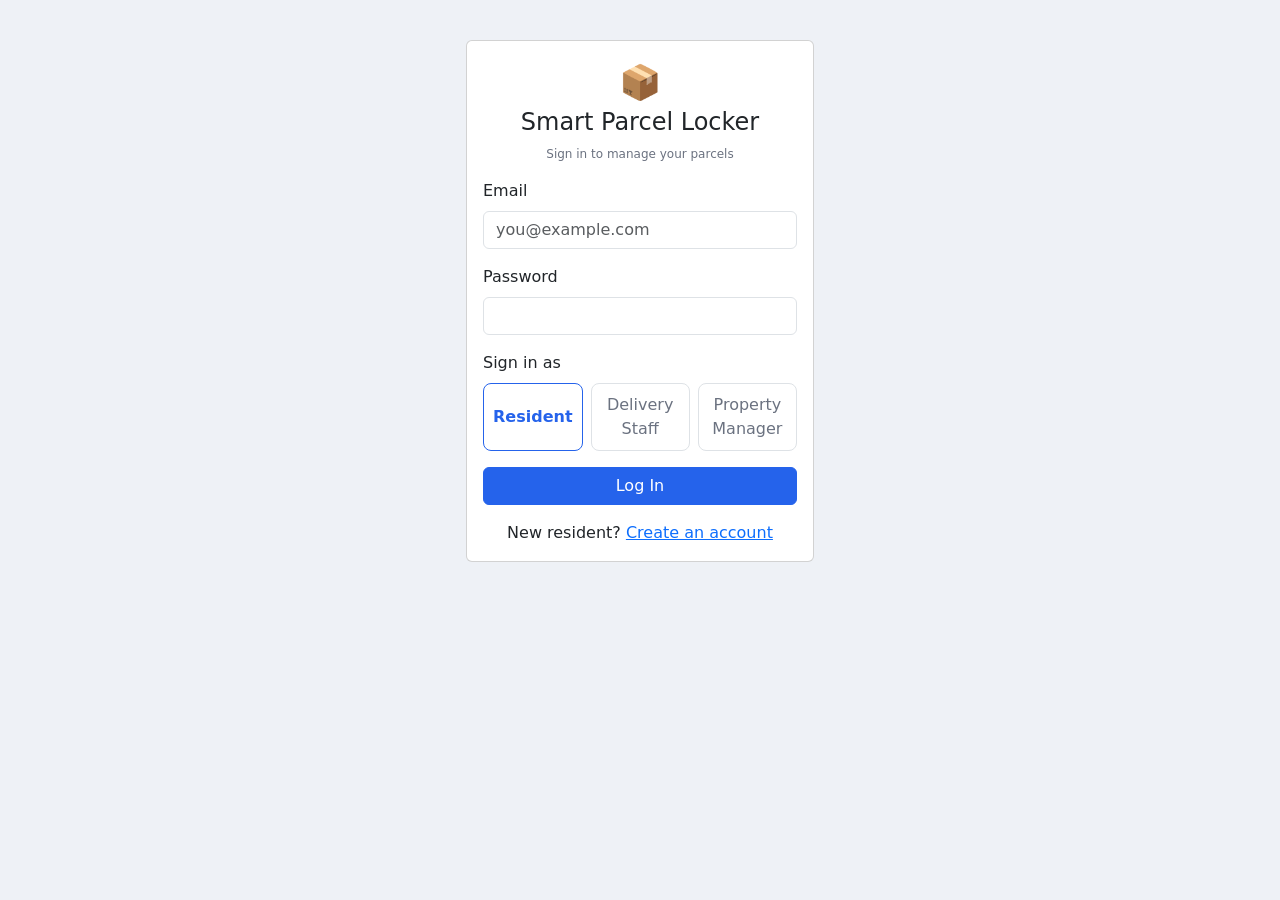
<file: index.html>
<!DOCTYPE html>
<html lang="en">
<head>
    <meta charset="UTF-8">
    <meta name="viewport" content="width=device-width, initial-scale=1.0">
    <title>Smart Parcel Locker — Sign in</title>
    <link href="https://cdn.jsdelivr.net/npm/bootstrap@5.3.3/dist/css/bootstrap.min.css" rel="stylesheet">
    <link rel="stylesheet" href="css/styles.css">
</head>
<body>
    <div class="auth">
        <div class="card">
            <div class="card-body">
                <div class="text-center">
                    <div class="logo">📦</div>
                    <h1 class="h4">Smart Parcel Locker</h1>
                    <p class="sub">Sign in to manage your parcels</p>
                </div>

                <!-- sign-in form -->
                <form id="login-form">
                    <label class="form-label">Email</label>
                    <input class="form-control" type="email" id="email" placeholder="you@example.com">

                    <label class="form-label mt-3">Password</label>
                    <input class="form-control" type="password" id="password">

                    <!-- role selector -->
                    <label class="form-label mt-3">Sign in as</label>
                    <div class="seg" id="role-seg">
                        <button type="button" data-role="RESIDENT" class="active">Resident</button>
                        <button type="button" data-role="DELIVERY_STAFF">Delivery Staff</button>
                        <button type="button" data-role="PROPERTY_MANAGER">Property Manager</button>
                    </div>

                    <button class="btn btn-primary w-100 mt-3" type="submit" id="login-btn">Log In</button>
                    <p class="text-danger text-center mt-2 hidden" id="login-msg"></p>
                </form>

                <p class="text-center mt-3 mb-0">New resident? <a href="register.html">Create an account</a></p>
            </div>
        </div>
    </div>

    <script src="https://code.jquery.com/jquery-3.7.1.min.js"></script>
    <script src="js/app.js"></script>
    <script src="js/login.js"></script>
</body>
</html>
</file>
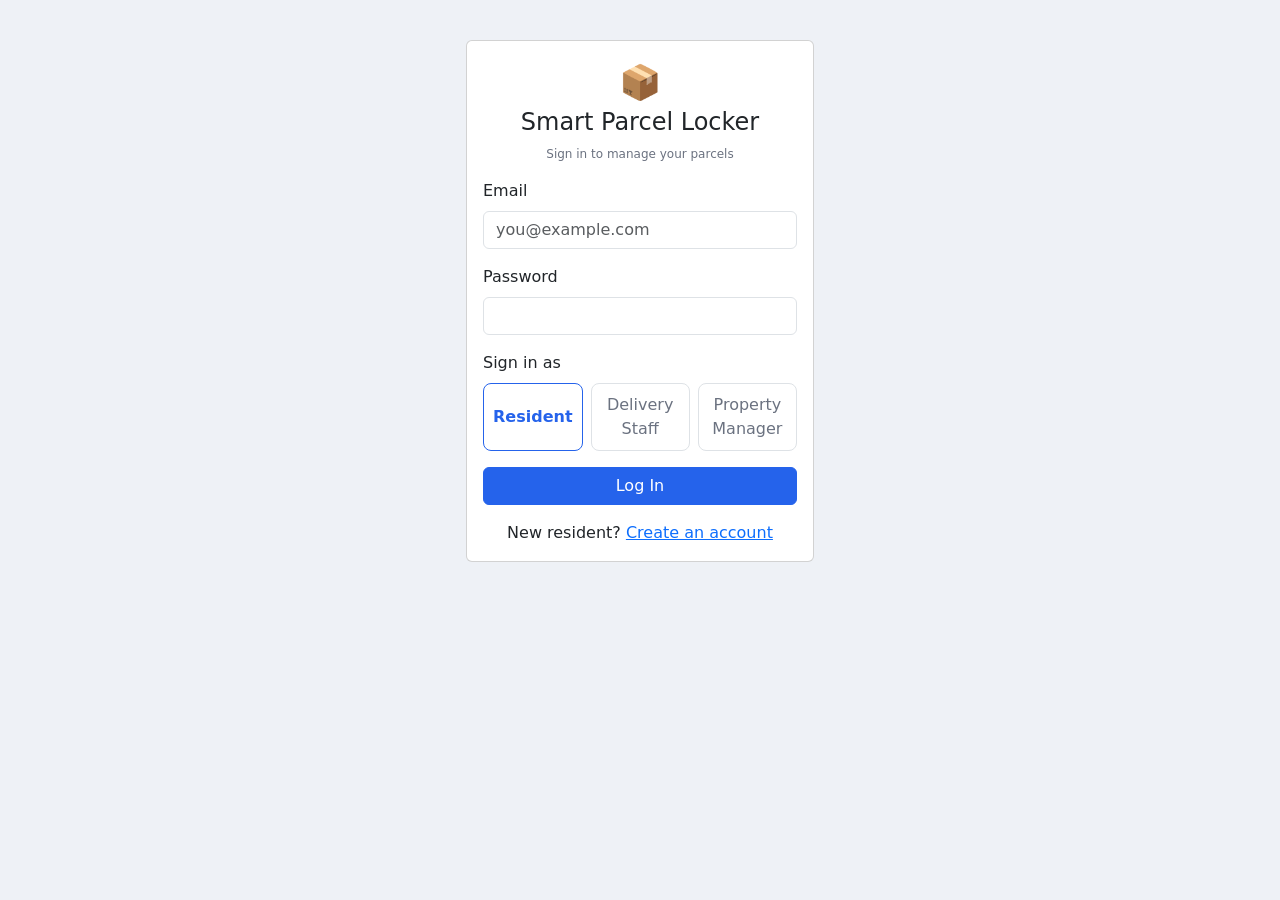
<file: courier-parcels.html>
<!DOCTYPE html>
<html lang="en">
<head>
    <meta charset="UTF-8">
    <meta name="viewport" content="width=device-width, initial-scale=1.0">
    <title>Smart Parcel Locker — Pickups</title>
    <link href="https://cdn.jsdelivr.net/npm/bootstrap@5.3.3/dist/css/bootstrap.min.css" rel="stylesheet">
    <link rel="stylesheet" href="css/styles.css">
</head>
<body>
    <!-- top nav bar -->
    <div class="d-flex justify-content-between align-items-center bg-white border-bottom p-3">
        <a class="brand text-decoration-none text-dark" href="home.html">📦 Smart Parcel Locker</a>
        <button class="btn btn-light btn-sm" id="logout-btn">Log Out</button>
    </div>

    <div class="page">
        <h1 class="h3">Parcels to Pick Up</h1>
        <p class="text-muted">Parcels assigned to you, waiting in lockers</p>

        <!-- parcel list -->
        <div id="parcel-list"></div>
        <p class="text-danger hidden" id="parcel-msg"></p>
        <p class="text-muted small mt-3">Go to the locker machine and choose "Collect a Parcel" to pick these up.</p>
    </div>

    <script src="https://code.jquery.com/jquery-3.7.1.min.js"></script>
    <script src="js/app.js"></script>
    <script src="js/courier-parcels.js"></script>
</body>
</html>
</file>
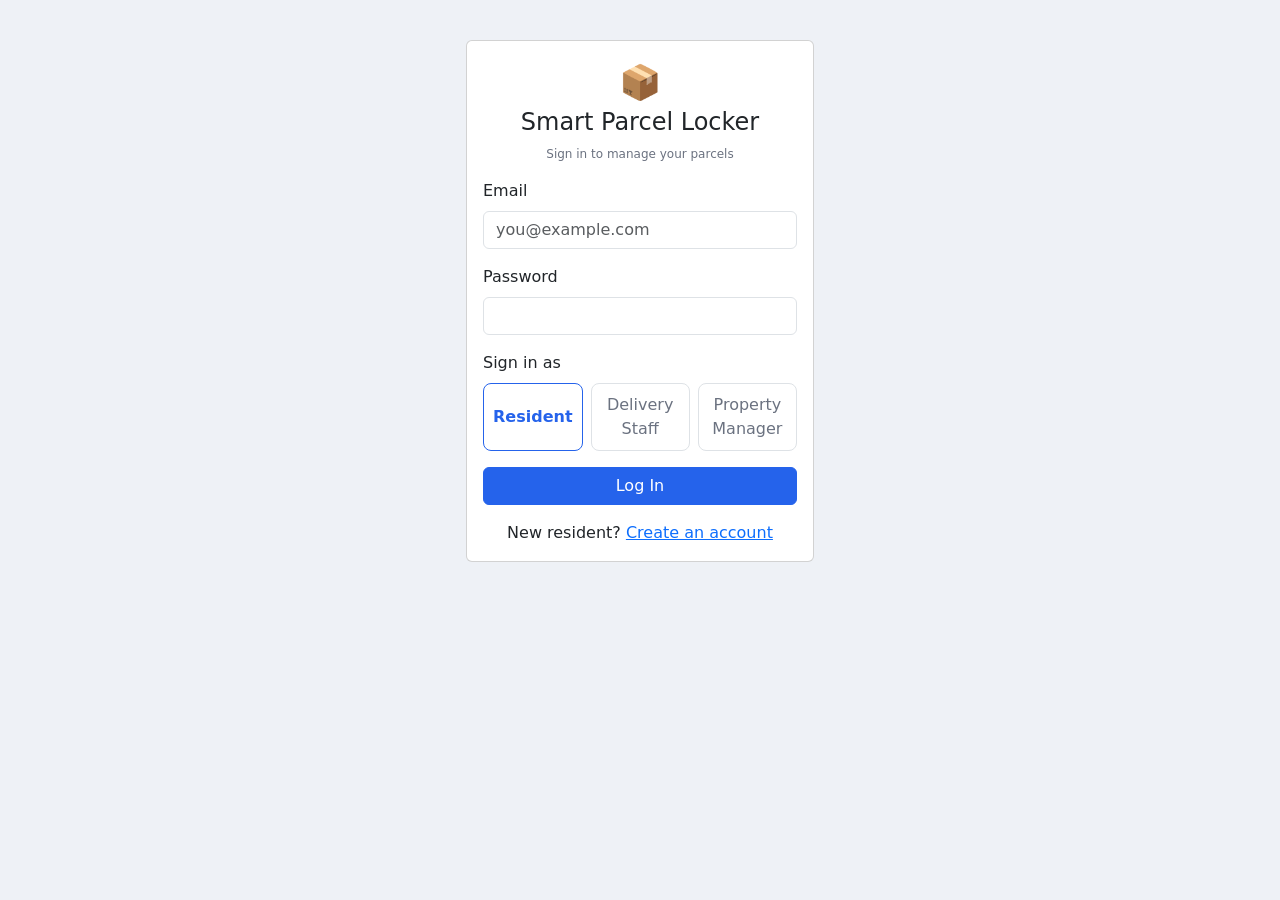
<file: group.html>
<!DOCTYPE html>
<html lang="en">
<head>
    <meta charset="UTF-8">
    <meta name="viewport" content="width=device-width, initial-scale=1.0">
    <title>Smart Parcel Locker — My Group</title>
    <link href="https://cdn.jsdelivr.net/npm/bootstrap@5.3.3/dist/css/bootstrap.min.css" rel="stylesheet">
    <link rel="stylesheet" href="css/styles.css">
</head>
<body>
    <!-- top nav -->
    <div class="d-flex justify-content-between align-items-center bg-white border-bottom p-3">
        <a class="brand text-decoration-none text-dark" href="home.html">📦 Smart Parcel Locker</a>
        <div class="d-flex align-items-center gap-2">
            <a class="btn btn-sm btn-light" href="my-parcels.html">My Parcels</a>
            <a class="btn btn-sm btn-light" href="manage.html">Send a Parcel</a>
            <a class="btn btn-sm btn-primary" href="group.html">Group</a>
            <button class="btn btn-light btn-sm" id="logout-btn">Log Out</button>
        </div>
    </div>

    <div class="page" style="max-width:1000px;">
        <h1 class="h3">My Group</h1>
        <p class="text-muted" id="group-subtitle">Invite family or flatmates to collect parcels on your behalf — group members get your collection codes automatically.</p>

        <div class="row g-4">
            <!-- invite member form -->
            <div class="col-lg-6" id="invite-col">
                <div class="card"><div class="card-body">
                    <h2 class="h5">Invite a Member</h2>
                    <p class="text-muted small">Add people to your collection-code group.</p>

                    <label class="form-label mt-2">Group name</label>
                    <input class="form-control" type="text" id="group-name" placeholder="e.g. Connor Household">

                    <label class="form-label mt-3">Invite by email</label>
                    <input class="form-control" type="email" id="invite-email" placeholder="flatmate@example.com">

                    <button class="btn btn-primary w-100 mt-3" id="invite-btn">Send Invite</button>
                    <p class="text-muted small text-center mt-2">Members need an account; they'll see your collection codes.</p>
                    <p class="text-center hidden mt-2" id="group-msg"></p>
                </div></div>
            </div>

            <!-- group members list -->
            <div class="col-lg-6" id="members-col">
                <div class="card"><div class="card-body">
                    <h2 class="h5">Group Members (<span id="member-count">0</span>)</h2>
                    <p class="text-muted small">People who can collect your parcels.</p>
                    <div id="member-list"></div>
                </div></div>
            </div>
        </div>
    </div>

    <script src="https://code.jquery.com/jquery-3.7.1.min.js"></script>
    <script src="js/app.js"></script>
    <script src="js/group.js"></script>
</body>
</html>
</file>
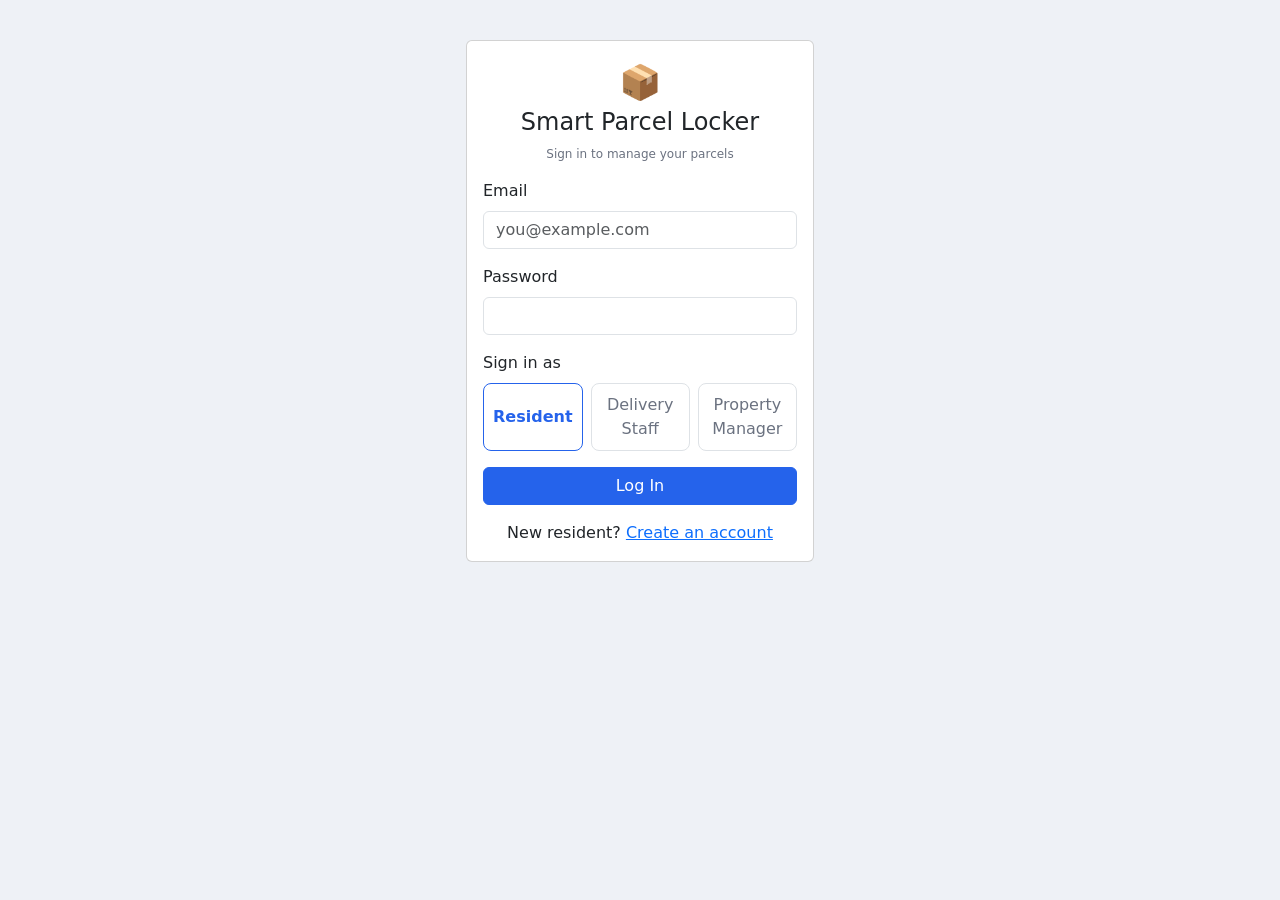
<file: home.html>
<!DOCTYPE html>
<html lang="en">
<head>
    <meta charset="UTF-8">
    <meta name="viewport" content="width=device-width, initial-scale=1.0">
    <title>Smart Parcel Locker — Home</title>
    <link href="https://cdn.jsdelivr.net/npm/bootstrap@5.3.3/dist/css/bootstrap.min.css" rel="stylesheet">
    <link rel="stylesheet" href="css/styles.css">
</head>
<body>
    <!-- top bar with logout -->
    <div class="d-flex justify-content-between align-items-center bg-white border-bottom p-3">
        <div class="brand">📦 Smart Parcel Locker</div>
        <button class="btn btn-light btn-sm" id="logout-btn">Log Out</button>
    </div>

    <!-- welcome header and role badge -->
    <div class="page">
        <h1 class="h3" id="hello">Welcome</h1>
        <div class="text-primary fw-semibold" id="role-badge"></div>

        <!-- staff: store a parcel tile -->
        <div class="card mt-3 hidden" id="staff-tile">
            <div class="card-body">
                <h3 class="h5">Store a parcel</h3>
                <p class="text-muted small">Register an incoming parcel, assign a locker and generate a collection code.</p>
                <a class="btn btn-primary" href="store-parcel.html">Store a Parcel</a>
            </div>
        </div>

        <!-- courier: pickups tile -->
        <div class="card mt-3 hidden" id="courier-tile">
            <div class="card-body">
                <h3 class="h5">Parcels to pick up</h3>
                <p class="text-muted small">View outbound parcels assigned to you, waiting in lockers.</p>
                <a class="btn btn-primary" href="courier-parcels.html">View Pickups</a>
            </div>
        </div>

        <!-- manager: locker status tile -->
        <div class="card mt-3 hidden" id="manager-tile">
            <div class="card-body">
                <h3 class="h5">Locker Status</h3>
                <p class="text-muted small">View all lockers in the building and their status.</p>
                <a class="btn btn-primary" href="locker-status.html">View Locker Status</a>
            </div>
        </div>

        <!-- resident: parcels, send, group tiles -->
        <div class="row g-3 mt-3 hidden" id="resident-tiles">
            <div class="col-md-6">
                <div class="card">
                    <div class="card-body">
                        <h3 class="h5">My Parcels</h3>
                        <p class="text-muted small">View your incoming parcels and collection codes.</p>
                        <a class="btn btn-primary" href="my-parcels.html">View My Parcels</a>
                    </div>
                </div>
            </div>
            <div class="col-md-6">
                <div class="card">
                    <div class="card-body">
                        <h3 class="h5">Send a Parcel</h3>
                        <p class="text-muted small">Reserve a locker to send or return a parcel.</p>
                        <a class="btn btn-primary" href="manage.html">Send a Parcel</a>
                    </div>
                </div>
            </div>
            <div class="col-md-6">
                <div class="card">
                    <div class="card-body">
                        <h3 class="h5">My Group</h3>
                        <p class="text-muted small">Invite family or flatmates to share your collection codes.</p>
                        <a class="btn btn-primary" href="group.html">Manage Group</a>
                    </div>
                </div>
            </div>
        </div>
    </div>

    <script src="https://code.jquery.com/jquery-3.7.1.min.js"></script>
    <script src="js/app.js"></script>
    <script src="js/home.js"></script>
</body>
</html>
</file>
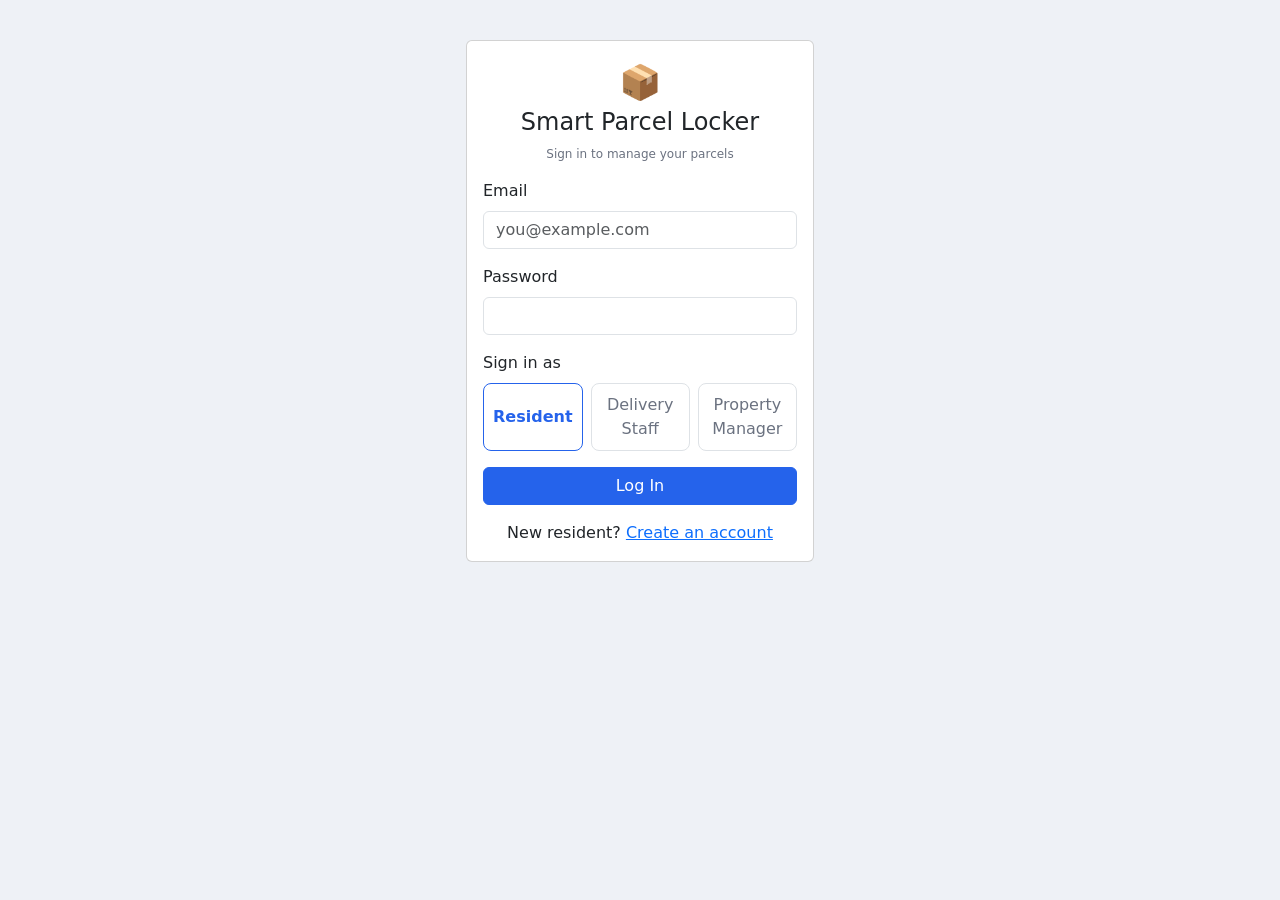
<file: locker-status.html>
<!DOCTYPE html>
<html lang="en">
<head>
    <meta charset="UTF-8">
    <meta name="viewport" content="width=device-width, initial-scale=1.0">
    <title>Smart Parcel Locker — Locker Status</title>
    <link href="https://cdn.jsdelivr.net/npm/bootstrap@5.3.3/dist/css/bootstrap.min.css" rel="stylesheet">
    <link rel="stylesheet" href="css/styles.css">
</head>
<body>
    <!-- top nav bar -->
    <div class="d-flex justify-content-between align-items-center bg-white border-bottom p-3">
        <a class="brand text-decoration-none text-dark" href="home.html">📦 Smart Parcel Locker</a>
        <div class="d-flex align-items-center gap-2">
            <a class="btn btn-sm btn-primary" href="locker-status.html">Locker Status</a>
            <button class="btn btn-light btn-sm" id="logout-btn">Log Out</button>
        </div>
    </div>

    <div class="page" style="max-width:1040px;">
        <h1 class="h3">Locker Status</h1>
        <p class="text-muted" id="subtitle">Live overview of all lockers</p>

        <!-- status summary tiles -->
        <div class="row g-3" id="stat-row"></div>

        <!-- status color legend -->
        <div class="lk-legend mt-3">
            <span><i class="lk-dot lk-occupied"></i> Occupied</span>
            <span><i class="lk-dot lk-available"></i> Available</span>
            <span><i class="lk-dot lk-reserved"></i> Reserved</span>
            <span><i class="lk-dot lk-oos"></i> Out of service</span>
        </div>

        <!-- locker grid -->
        <div class="lk-grid mt-3" id="locker-grid"></div>
        <p class="text-danger hidden" id="lk-msg"></p>
    </div>

    <script src="https://code.jquery.com/jquery-3.7.1.min.js"></script>
    <script src="js/app.js"></script>
    <script src="js/locker-status.js"></script>
</body>
</html>
</file>
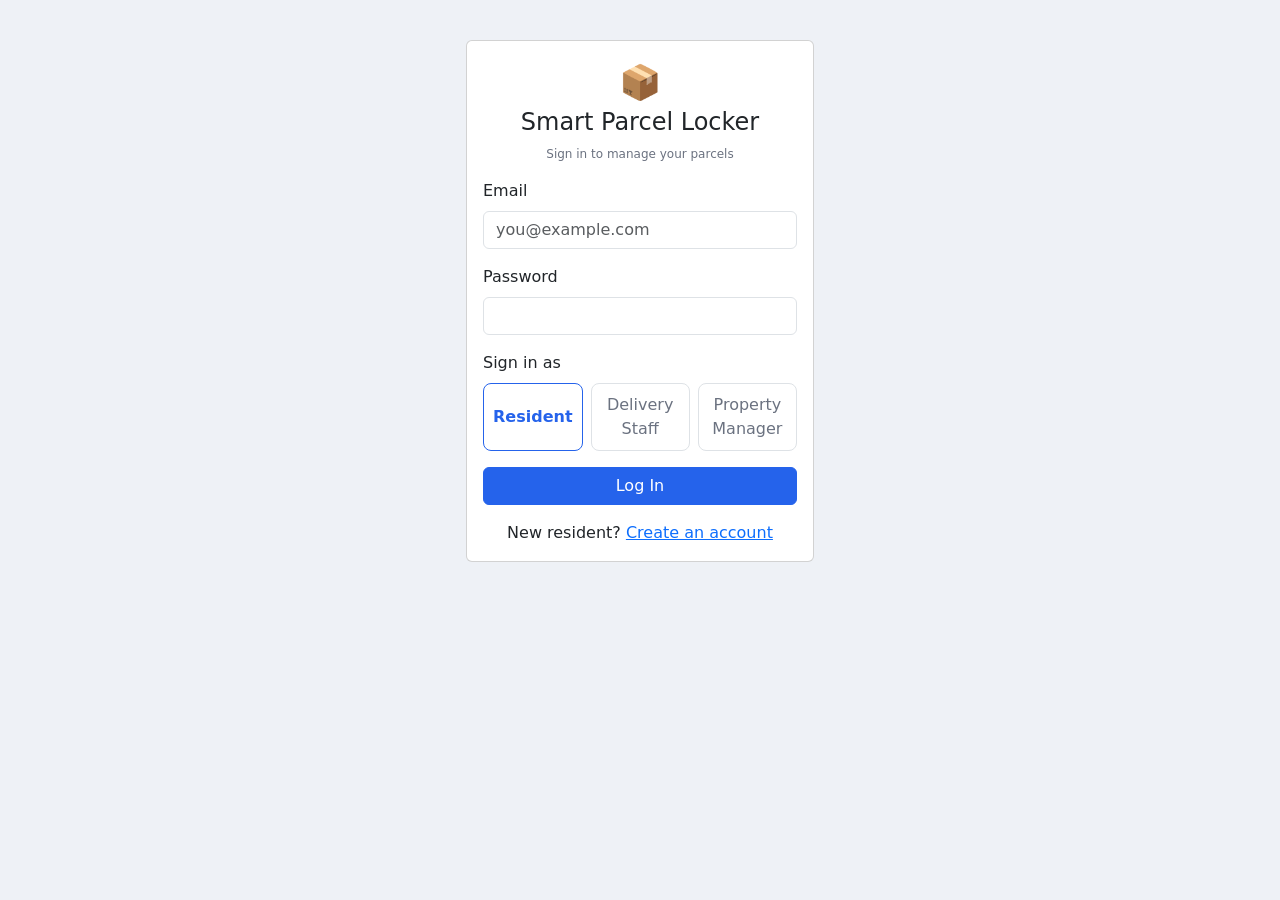
<file: manage.html>
<!DOCTYPE html>
<html lang="en">
<head>
    <meta charset="UTF-8">
    <meta name="viewport" content="width=device-width, initial-scale=1.0">
    <title>Smart Parcel Locker — Manage Parcels</title>
    <link href="https://cdn.jsdelivr.net/npm/bootstrap@5.3.3/dist/css/bootstrap.min.css" rel="stylesheet">
    <link rel="stylesheet" href="css/styles.css">
</head>
<body>
    <!-- top bar with nav links -->
    <div class="d-flex justify-content-between align-items-center bg-white border-bottom p-3">
        <a class="brand text-decoration-none text-dark" href="home.html">📦 Smart Parcel Locker</a>
        <div class="d-flex align-items-center gap-2">
            <a class="btn btn-sm btn-light" href="my-parcels.html">My Parcels</a>
            <a class="btn btn-sm btn-primary" href="manage.html">Send a Parcel</a>
            <a class="btn btn-sm btn-light" href="group.html">Group</a>
            <button class="btn btn-light btn-sm" id="logout-btn">Log Out</button>
        </div>
    </div>

    <div class="page" style="max-width:1000px;">
        <h1 class="h3">Manage Parcels</h1>
        <p class="text-muted">Reserve a locker to send a parcel, or extend a collection deadline.</p>

        <div class="row g-4">
            <div class="col-lg-6">
                <div class="card"><div class="card-body">
                    <!-- reserve locker form -->
                    <section id="reserve-view">
                        <h2 class="h5">Send a Parcel</h2>
                        <p class="text-muted small">Reserve a locker, then drop off at the machine.</p>

                        <label class="form-label mt-2">Carrier / Destination</label>
                        <input class="form-control" type="text" id="carrier" placeholder="An Post — Drop-off, Dublin 2">

                        <label class="form-label mt-3">Parcel size</label>
                        <!-- parcel size selection grid -->
                        <div class="row g-3" id="size-grid">
                            <div class="col-4">
                                <div class="size-card" data-size="SMALL">
                                    <div class="box-ico">📦</div>
                                    <div class="size-name">Small</div>
                                    <div class="text-muted small">30 × 20 × 10 cm</div>
                                    <div class="size-free" data-free="SMALL">—</div>
                                </div>
                            </div>
                            <div class="col-4">
                                <div class="size-card" data-size="MEDIUM">
                                    <div class="box-ico">📦</div>
                                    <div class="size-name">Medium</div>
                                    <div class="text-muted small">45 × 35 × 25 cm</div>
                                    <div class="size-free" data-free="MEDIUM">—</div>
                                </div>
                            </div>
                            <div class="col-4">
                                <div class="size-card" data-size="LARGE">
                                    <div class="box-ico">📦</div>
                                    <div class="size-name">Large</div>
                                    <div class="text-muted small">60 × 50 × 40 cm</div>
                                    <div class="size-free" data-free="LARGE">—</div>
                                </div>
                            </div>
                        </div>

                        <button class="btn btn-primary w-100 mt-4" id="reserve-btn" disabled>Reserve Locker</button>
                        <p class="text-muted text-center small mt-3">You'll receive a reservation code to enter at the locker machine.</p>
                        <p class="text-danger text-center hidden" id="reserve-msg"></p>
                    </section>

                    <!-- reservation confirmed view -->
                    <section id="confirmed-view" class="hidden">
                        <div class="text-center">
                            <div class="check">✓</div>
                            <h2 class="h4">Reservation Confirmed</h2>
                            <p class="text-muted">Enter this code at the locker machine to open your locker.</p>

                            <div class="locker-box">
                                <div class="label">RESERVATION CODE</div>
                                <div class="code" id="res-code">—</div>
                            </div>

                            <div class="d-flex justify-content-between mt-3">
                                <div><div class="sub">Locker</div><div id="res-locker">—</div></div>
                                <div><div class="sub">Size</div><div id="res-size">—</div></div>
                            </div>

                            <button class="btn btn-success w-100 mt-3" id="reserve-done-btn">Done</button>
                        </div>
                    </section>
                </div></div>
            </div>

            <div class="col-lg-6">
                <div class="card"><div class="card-body">
                    <!-- extend collection deadline form -->
                    <section id="extend-view">
                        <h2 class="h5">Extend Collection Time</h2>
                        <p class="text-muted small">Enter your collection code to extend the deadline.</p>

                        <label class="form-label mt-2">Collection code</label>
                        <input class="form-control" type="text" id="extend-code" inputmode="numeric" maxlength="6" placeholder="e.g. 472915">

                        <div id="deadline-box" class="hidden">
                            <div class="d-flex justify-content-between align-items-center border rounded p-3 mt-3">
                                <div>
                                    <div class="sub">Current deadline</div>
                                    <div id="current-deadline" class="fw-semibold">—</div>
                                </div>
                                <span class="pill-warn" id="expires-pill">—</span>
                            </div>

                            <div id="extend-controls">
                                <label class="form-label mt-3">Extend by</label>
                                <div class="seg" id="extend-seg">
                                    <button type="button" data-days="1">+1 day</button>
                                    <button type="button" data-days="3">+3 days</button>
                                    <button type="button" data-days="7">+7 days</button>
                                </div>

                                <div class="deadline-new mt-3">
                                    <div class="sub">New deadline</div>
                                    <div id="new-deadline" class="fw-semibold">—</div>
                                </div>

                                <button class="btn btn-primary w-100 mt-3" id="extend-btn" disabled>Extend Deadline</button>
                            </div>
                            <p class="text-muted small text-center mt-2">You can extend the deadline once.</p>
                        </div>

                        <p class="text-center hidden mt-2" id="extend-msg"></p>
                    </section>
                </div></div>
            </div>
        </div>
    </div>

    <script src="https://code.jquery.com/jquery-3.7.1.min.js"></script>
    <script src="js/app.js"></script>
    <script src="js/manage.js"></script>
</body>
</html>
</file>
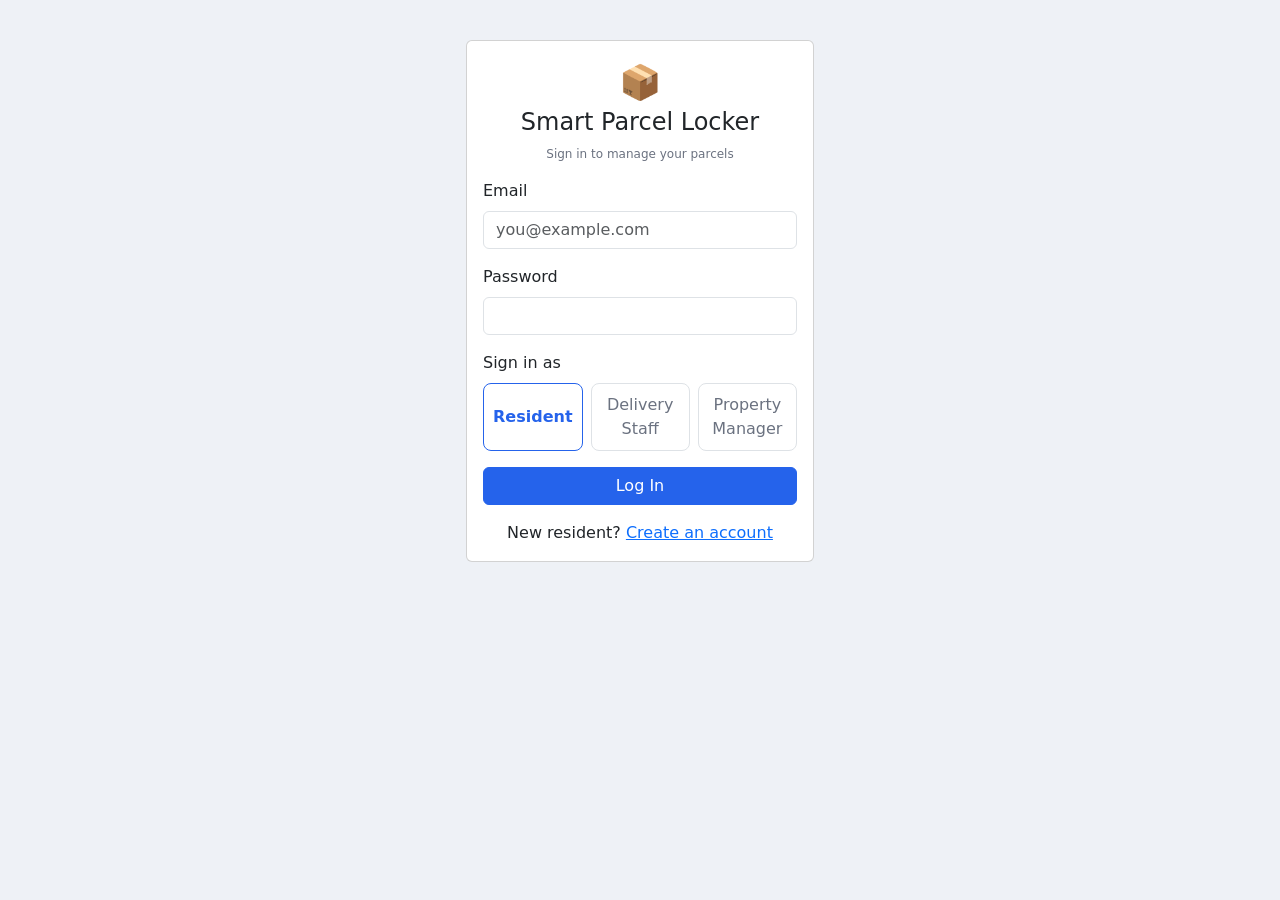
<file: my-parcels.html>
<!DOCTYPE html>
<html lang="en">
<head>
    <meta charset="UTF-8">
    <meta name="viewport" content="width=device-width, initial-scale=1.0">
    <title>Smart Parcel Locker — My Parcels</title>
    <link href="https://cdn.jsdelivr.net/npm/bootstrap@5.3.3/dist/css/bootstrap.min.css" rel="stylesheet">
    <link rel="stylesheet" href="css/styles.css">
</head>
<body>
    <!-- top nav bar -->
    <div class="d-flex justify-content-between align-items-center bg-white border-bottom p-3">
        <a class="brand text-decoration-none text-dark" href="home.html">📦 Smart Parcel Locker</a>
        <div class="d-flex align-items-center gap-2">
            <a class="btn btn-sm btn-primary" href="my-parcels.html">My Parcels</a>
            <a class="btn btn-sm btn-light" href="manage.html">Send a Parcel</a>
            <a class="btn btn-sm btn-light" href="group.html">Group</a>
            <button class="btn btn-light btn-sm" id="logout-btn">Log Out</button>
        </div>
    </div>

    <div class="page">
        <h1 class="h3">My Parcels</h1>
        <p class="text-muted">Your parcels and collection codes</p>

        <!-- parcel list -->
        <h2 class="h6 mt-4">Waiting for collection</h2>
        <div id="parcel-list"></div>
        <p class="text-danger hidden" id="parcel-msg"></p>
        <p class="text-muted small mt-3">Codes are also sent to you by notification. Enter them at the locker machine to collect.</p>
    </div>

    <script src="https://code.jquery.com/jquery-3.7.1.min.js"></script>
    <script src="js/app.js"></script>
    <script src="js/my-parcels.js"></script>
</body>
</html>
</file>
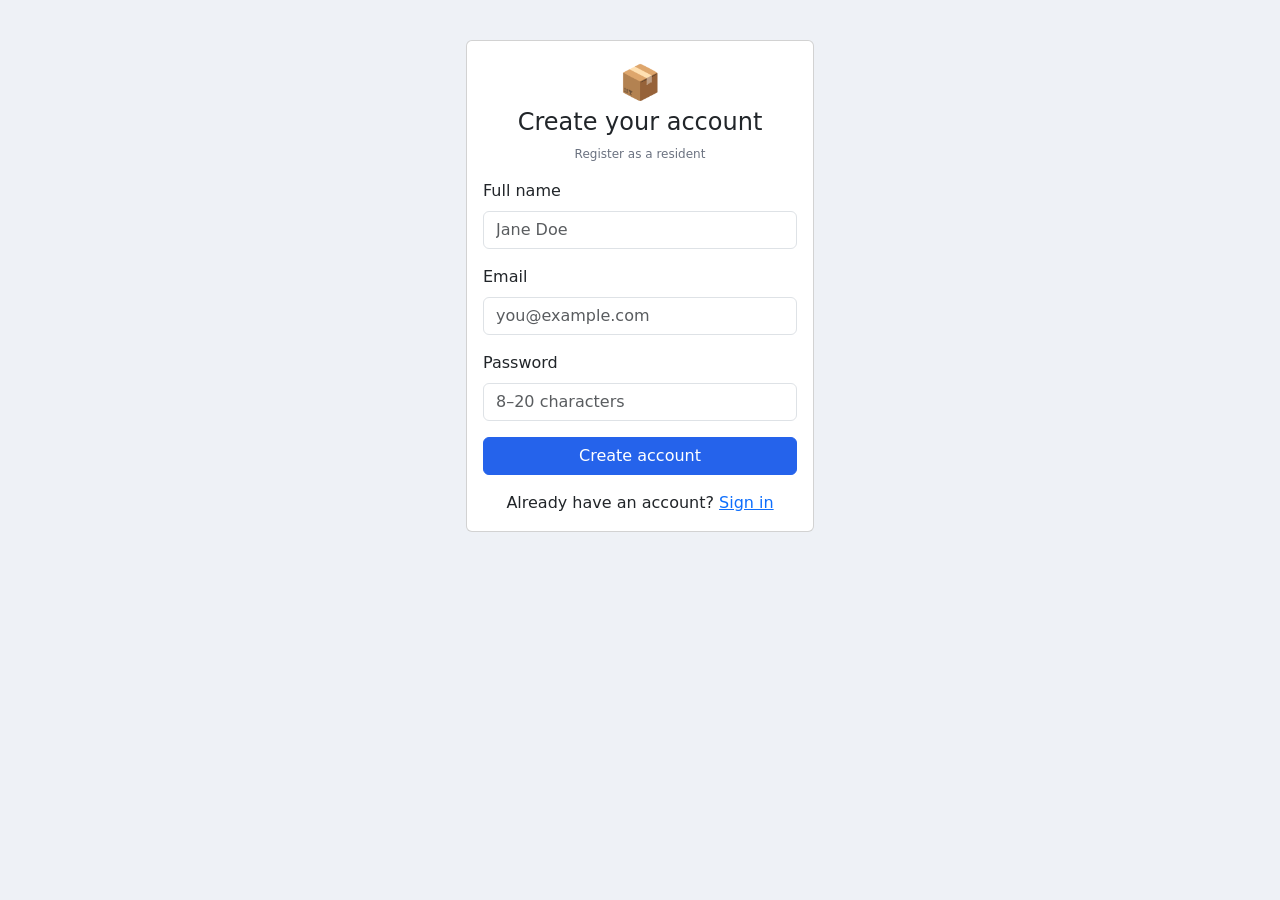
<file: register.html>
<!DOCTYPE html>
<html lang="en">
<head>
    <meta charset="UTF-8">
    <meta name="viewport" content="width=device-width, initial-scale=1.0">
    <title>Smart Parcel Locker — Create account</title>
    <link href="https://cdn.jsdelivr.net/npm/bootstrap@5.3.3/dist/css/bootstrap.min.css" rel="stylesheet">
    <link rel="stylesheet" href="css/styles.css">
</head>
<body>
    <div class="auth">
        <div class="card">
            <div class="card-body">
                <div class="text-center">
                    <div class="logo">📦</div>
                    <h1 class="h4">Create your account</h1>
                    <p class="sub">Register as a resident</p>
                </div>

                <!-- registration form -->
                <form id="register-form">
                    <label class="form-label">Full name</label>
                    <input class="form-control" type="text" id="fullName" placeholder="Jane Doe">

                    <label class="form-label mt-3">Email</label>
                    <input class="form-control" type="email" id="email" placeholder="you@example.com">

                    <label class="form-label mt-3">Password</label>
                    <input class="form-control" type="password" id="password" placeholder="8–20 characters">

                    <button class="btn btn-primary w-100 mt-3" type="submit" id="register-btn">Create account</button>
                    <p class="text-center mt-2 hidden" id="register-msg"></p>
                </form>

                <p class="text-center mt-3 mb-0">Already have an account? <a href="index.html">Sign in</a></p>
            </div>
        </div>
    </div>

    <script src="https://code.jquery.com/jquery-3.7.1.min.js"></script>
    <script src="js/app.js"></script>
    <script src="js/register.js"></script>
</body>
</html>
</file>
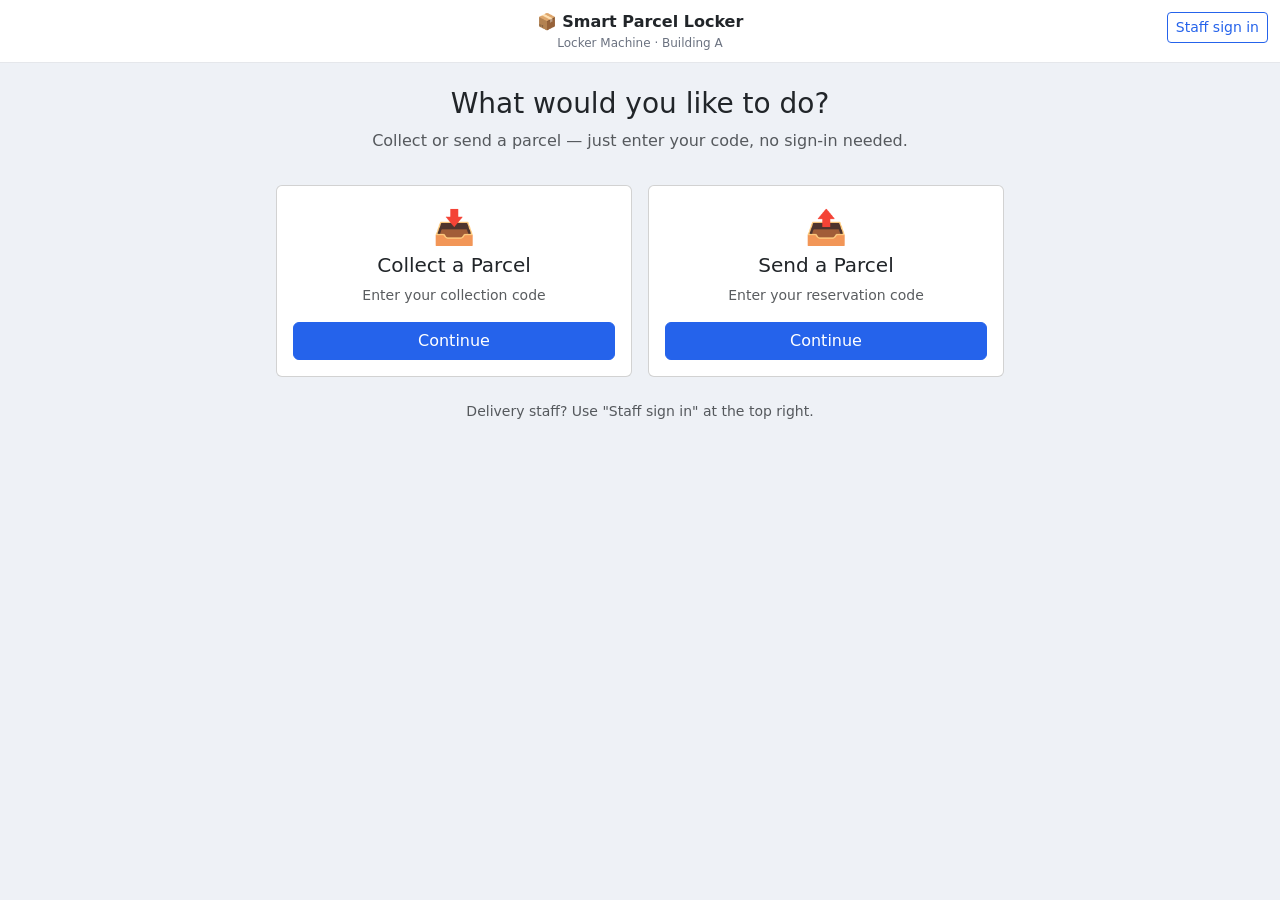
<file: resident-home.html>
<!DOCTYPE html>
<html lang="en">
<head>
    <meta charset="UTF-8">
    <meta name="viewport" content="width=device-width, initial-scale=1.0">
    <title>Smart Parcel Locker — Locker Machine</title>
    <link href="https://cdn.jsdelivr.net/npm/bootstrap@5.3.3/dist/css/bootstrap.min.css" rel="stylesheet">
    <link rel="stylesheet" href="css/styles.css">
</head>
<body>
    <!-- top bar -->
    <div class="bar">
        <div class="title">📦 Smart Parcel Locker</div>
        <div class="sub">Locker Machine · Building A</div>
        <a class="btn btn-outline-primary btn-sm right" href="machine-login.html">Staff sign in</a>
    </div>

    <div class="page text-center">
        <h1 class="h3">What would you like to do?</h1>
        <p class="text-muted">Collect or send a parcel — just enter your code, no sign-in needed.</p>

        <!-- action choice cards -->
        <div class="row g-3 mt-2">
            <!-- collect a parcel card -->
            <div class="col-md-6">
                <div class="card">
                    <div class="card-body">
                        <div class="logo">📥</div>
                        <h3 class="h5">Collect a Parcel</h3>
                        <p class="text-muted small">Enter your collection code</p>
                        <button class="btn btn-primary w-100" data-action="collect">Continue</button>
                    </div>
                </div>
            </div>
            <!-- send a parcel card -->
            <div class="col-md-6">
                <div class="card">
                    <div class="card-body">
                        <div class="logo">📤</div>
                        <h3 class="h5">Send a Parcel</h3>
                        <p class="text-muted small">Enter your reservation code</p>
                        <button class="btn btn-primary w-100" data-action="send">Continue</button>
                    </div>
                </div>
            </div>
        </div>

        <p class="text-muted small mt-4">Delivery staff? Use "Staff sign in" at the top right.</p>
    </div>

    <script src="https://code.jquery.com/jquery-3.7.1.min.js"></script>
    <script src="js/resident-home.js"></script>
</body>
</html>
</file>
<file: css/styles.css>
:root { --brand: #2563eb; }

body { background: #eef1f6; }

.hidden { display: none !important; }

.btn-primary {
    --bs-btn-bg: var(--brand);
    --bs-btn-border-color: var(--brand);
    --bs-btn-hover-bg: #1d4ed8;
    --bs-btn-hover-border-color: #1d4ed8;
}
.btn-outline-primary {
    --bs-btn-color: var(--brand);
    --bs-btn-border-color: var(--brand);
    --bs-btn-hover-bg: var(--brand);
    --bs-btn-hover-border-color: var(--brand);
}

.logo { font-size: 34px; }
.brand { font-weight: 700; }
.sub { font-size: 12px; color: #6b7280; }

.auth { max-width: 380px; margin: 40px auto; padding: 0 16px; }
.machine { max-width: 540px; margin: 24px auto; padding: 0 16px; }
.page { max-width: 760px; margin: 24px auto; padding: 0 16px; }

.bar { position: relative; background: #fff; border-bottom: 1px solid #e5e7eb; padding: 10px; text-align: center; }
.bar .title { font-weight: 700; }
.bar .left { position: absolute; left: 12px; top: 12px; }
.bar .right { position: absolute; right: 12px; top: 12px; }
.back-fixed { position: absolute; left: 16px; top: 16px; }

.seg { display: flex; gap: 8px; }
.seg button { flex: 1; padding: 9px; border: 1px solid #dee2e6; background: #fff; border-radius: 8px; color: #6b7280; cursor: pointer; }
.seg button.active { border-color: var(--brand); color: var(--brand); font-weight: 600; }

.size-card { border: 2px solid #e5e7eb; border-radius: 12px; padding: 18px; text-align: center; cursor: pointer; background: #fff; }
.size-card.active { border-color: var(--brand); }
.size-card.active .size-name { color: var(--brand); }
.size-card .box-ico { font-size: 26px; }
.size-card .size-name { font-weight: 700; }
.size-card .size-free { color: var(--brand); font-size: 12px; font-weight: 600; }
.size-card.soldout { opacity: .55; }

.locker-box { border: 1px solid var(--brand); border-radius: 12px; padding: 16px; }
.locker-box .label { color: var(--brand); font-size: 12px; font-weight: 700; letter-spacing: 1px; }
.locker-box .code { font-size: 46px; font-weight: 800; color: var(--brand); }

.check { width: 64px; height: 64px; border-radius: 50%; background: #16a34a; color: #fff; font-size: 32px; display: flex; align-items: center; justify-content: center; margin: 0 auto 12px; }

.machine-card .hg-button { height: 42px; }

.code-display { min-height: 58px; font-size: 34px; font-weight: 800; letter-spacing: 8px; color: var(--brand); background: #f8fafc; border: 1px solid #e5e7eb; border-radius: 12px; padding: 12px; margin-top: 12px; }
.keypad { display: grid; grid-template-columns: repeat(3, 1fr); gap: 10px; max-width: 320px; margin: 16px auto 0; }
.keypad button { padding: 16px 0; font-size: 20px; font-weight: 600; border: 1px solid #dee2e6; background: #fff; border-radius: 10px; cursor: pointer; }
.keypad button.ok { background: #16a34a; border-color: #16a34a; color: #fff; }

.parcel-row { display: flex; align-items: center; gap: 12px; background: #fff; border: 1px solid #e5e7eb; border-radius: 12px; padding: 14px 16px; margin-bottom: 12px; }
.parcel-ico { font-size: 22px; }
.parcel-main { flex: 1; }
.parcel-title { font-weight: 700; }
.parcel-sub { color: #6b7280; font-size: 13px; }
.pill-ready { background: #dcfce7; color: #16a34a; font-weight: 600; font-size: 12px; padding: 4px 12px; border-radius: 999px; white-space: nowrap; }
.pill-warn { background: #fef9c3; color: #b45309; font-weight: 600; font-size: 12px; padding: 4px 12px; border-radius: 999px; white-space: nowrap; }

.deadline-new { background: #f0fdf4; border: 1px solid #bbf7d0; border-radius: 12px; padding: 12px 16px; }
.deadline-new .sub { color: #16a34a; }
.deadline-new .fw-semibold { color: #15803d; }

.lk-legend { display: flex; flex-wrap: wrap; gap: 16px; font-size: 13px; color: #6b7280; align-items: center; }
.lk-dot { display: inline-block; width: 10px; height: 10px; border-radius: 50%; background: #9ca3af; }
.lk-occupied { --lk: #2563eb; }
.lk-available { --lk: #16a34a; }
.lk-reserved { --lk: #d97706; }
.lk-oos { --lk: #9ca3af; }
.lk-dot.lk-occupied, .lk-dot.lk-available, .lk-dot.lk-reserved, .lk-dot.lk-oos { background: var(--lk); }

.lk-stat { background: #fff; border: 1px solid #e5e7eb; border-radius: 12px; padding: 14px 16px; height: 100%; }
.lk-stat-num { font-size: 26px; font-weight: 800; color: var(--lk, #111827); }
.lk-stat-label { font-size: 12px; color: #6b7280; }

.lk-grid { display: grid; grid-template-columns: repeat(auto-fill, minmax(120px, 1fr)); gap: 12px; }
.lk-card { position: relative; background: #fff; border: 1px solid #e5e7eb; border-left: 4px solid var(--lk, #9ca3af); border-radius: 10px; padding: 12px 14px; }
.lk-card .lk-dot { position: absolute; top: 12px; right: 12px; }
.lk-card .lk-code { font-weight: 700; }
.lk-card .lk-status { font-size: 12px; color: var(--lk, #6b7280); }
</file>
